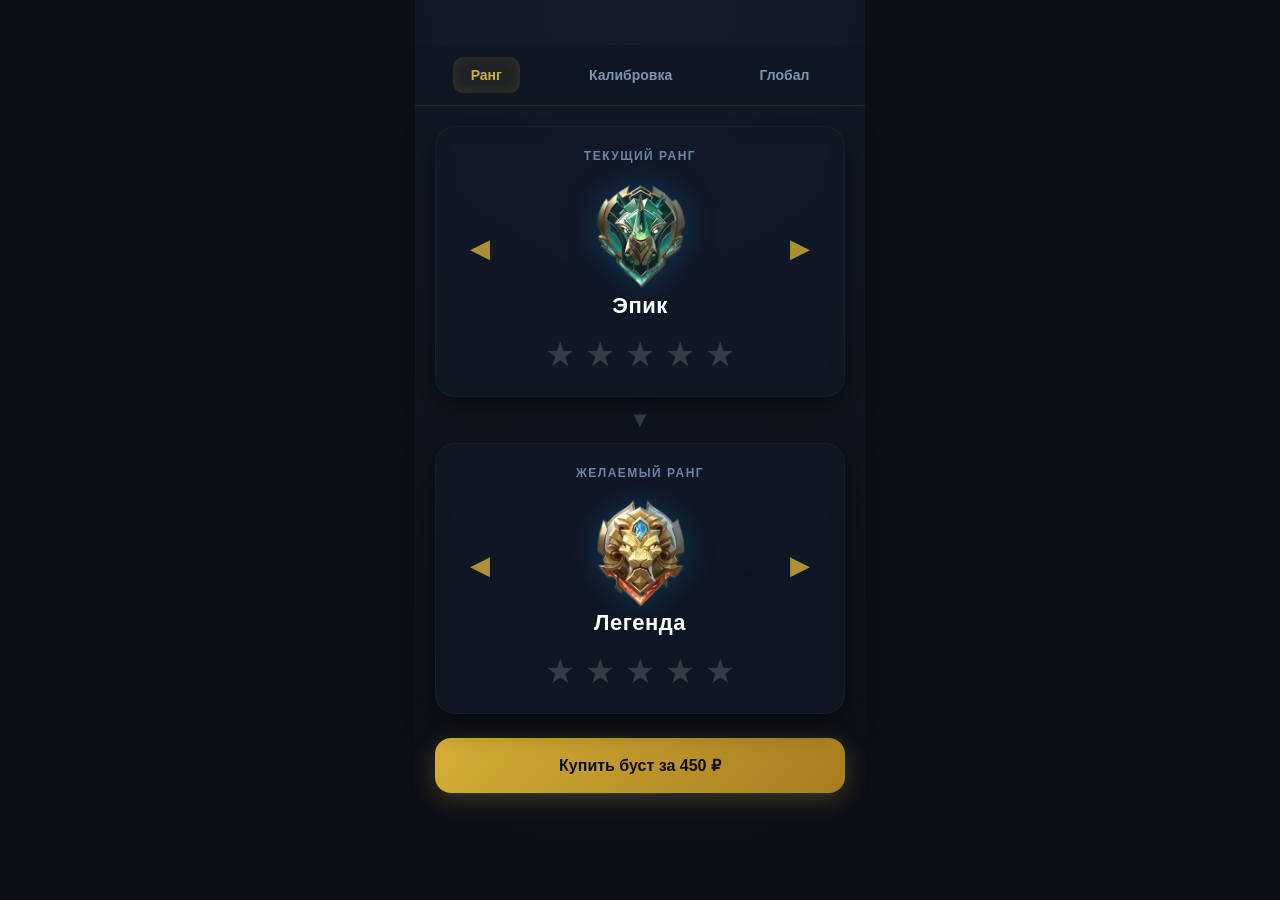
<file: index.html>
<!DOCTYPE html>
<html lang="ru">
<head>
    <meta charset="UTF-8">
    <meta name="viewport" content="width=device-width, initial-scale=1.0, maximum-scale=1.0, user-scalable=no, viewport-fit=cover">

    <title>MLBB Boosting Service</title>
        <!-- ОФИЦИАЛЬНЫЙ СУПЕР-СКРИПТ TELEGRAM MINI APPS -->
    <script src="https://telegram.org"></script>

    
    <style>
        /* БЛОК СТИЛЕЙ (CSS) */
        body {
            margin: 0; padding: 0;
            font-family: -apple-system, BlinkMacSystemFont, 'Segoe UI', Roboto, sans-serif;
            background-color: #0b0e14; color: #ffffff;
            user-select: none; overflow-x: hidden;
            display: flex; justify-content: center; 
            min-height: 100vh;
        }

        .app-wrapper {
            width: 100%; max-width: 450px;
            background: radial-gradient(circle at top, #141b29 0%, #0b0e14 100%);
            min-height: 100vh;
            padding-bottom: env(safe-area-inset-bottom);
            display: flex; flex-direction: column; position: relative;
            box-sizing: border-box;

            /* ЖЕСТКИЙ ХАК: Насильно толкаем весь интерфейс вниз на 45 пикселей от самого края стекла */
            padding-top: 45px !important; 
        }





        /* НАВИГАЦИЯ ТАБОВ */
                /* НАВИГАЦИЯ ТАБОВ С ЗАЩИТОЙ ОТ ЧЁЛКИ IPHONE */
        .tabs {
            display: flex; justify-content: space-around;
            background: rgba(15, 23, 36, 0.85); backdrop-filter: blur(12px);
            
            /* ИСПРАВЛЕНО: Добавляем встроенный системный отступ под чёлку смартфона */
            padding-top: calc(12px + env(safe-area-inset-top)); 
            padding-left: 12px;
            padding-right: 12px;
            padding-bottom: 12px;
            
            border-bottom: 1px solid rgba(212, 175, 55, 0.15); z-index: 10;
        }


        .tab-btn {
            background: none; border: none; color: #7e94b3;
            font-size: 14px; font-weight: 700; padding: 10px 18px;
            cursor: pointer; transition: all 0.3s ease; border-radius: 10px;
        }

        .tab-btn.active {
            color: #d4af37; background: rgba(212, 175, 55, 0.08);
            box-shadow: inset 0 0 12px rgba(212, 175, 55, 0.15);
        }

        .container { 
            padding: 20px; 
            z-index: 1; 
            display: flex; 
            flex-direction: column; 
            box-sizing: border-box;
            
            /* ИСПРАВЛЕНО: Элементы больше не разлетаются по экрану, а сидят плотной кучкой сверху вниз */
            justify-content: flex-start; 
            gap: 14px;
            
            /* Даём приложению дышать без жёсткого растягивания */
            min-height: auto !important;
            height: auto !important;
        }



        .tab-content { 
            display: none; 
            flex-direction: column; 
            
            /* ИСПРАВЛЕНО: Вкладка просто идёт по порядку, не пытаясь распихать ранги по краям */
            justify-content: flex-start;
            gap: 14px; 
            width: 100%;
        }
        .tab-content.active { 
            display: flex; 
        }




        /* КАРТОЧКИ КАЛЬКУЛЯТОРА */
        .calculator-box {
            background: rgba(18, 26, 41, 0.65); border: 1px solid rgba(255, 255, 255, 0.03);
            border-radius: 20px; padding: 22px; text-align: center;
            box-shadow: 0 10px 30px rgba(0, 0, 0, 0.5); backdrop-filter: blur(8px);
        }

        .box-title {
            color: #6c84a6; font-size: 12px; text-transform: uppercase;
            letter-spacing: 1.5px; margin-top: 0; margin-bottom: 15px;
        }

        .slider { display: flex; align-items: center; justify-content: space-between; margin: 15px 0; }
        
        .slider-arrow {
            background: none; border: none; color: rgba(212, 175, 55, 0.8);
            font-size: 26px; cursor: pointer; padding: 12px; outline: none;
        }
        .slider-arrow:active { transform: scale(0.8); }

        .rank-text { font-size: 22px; font-weight: 800; color: #ffffff; letter-spacing: 0.5px; }

        /* ЗВЕЗДЫ */
        .stars-container {
            display: flex; justify-content: center; gap: 10px;
            margin-top: 15px; min-height: 38px; align-items: center;
        }

        .star {
            font-size: 34px; color: rgba(255, 255, 255, 0.16);
            cursor: pointer; transition: all 0.2s ease; display: inline-block;
        }

        .star.active {
            color: #d4af37;
            text-shadow: 0 0 12px rgba(212, 175, 55, 0.8), 0 0 20px rgba(212, 175, 55, 0.4);
            transform: scale(1.15);
        }

        .flow-arrow { text-align: center; font-size: 22px; color: rgba(108, 132, 166, 0.4); margin: -4px 0; }

        /* ЗОЛОТАЯ КНОПКА */
        .action-btn {
            width: 100%; background: linear-gradient(135deg, #d4af37 0%, #a67c1e 100%);
            border: none; border-radius: 16px; color: #0b0e14; font-size: 16px; font-weight: 800;
            padding: 18px; cursor: pointer; box-shadow: 0 6px 25px rgba(212, 175, 55, 0.25); margin-top: auto;
        }
        .action-btn:active { transform: scale(0.97); }

                /* ТЕМНЫЙ ФОН НА ВЕСЬ ЭКРАН С БЛЁРОМ */
        /* ТЕМНЫЙ ФОН ПРИ ОТКРЫТИИ ОКНА */
        .modal-overlay {
            position: fixed !important;
            /* Жестко прибиваем к левому верхнему углу самого экрана */
            top: 0 !important;
            left: 0 !important;
            right: 0 !important;
            bottom: 0 !important;
            width: 100% !important;
            height: 100% !important;
            background: rgba(0, 0, 0, 0.75);
            backdrop-filter: blur(6px);
            z-index: 88888 !important;
            opacity: 0;
            pointer-events: none;
            transition: opacity 0.3s ease;
        }
        .modal-overlay.active {
            opacity: 1;
            pointer-events: auto !important;
        }


        /* МОДАЛЬНОЕ ОКНО ЧЕТКО ПО ЦЕНТРУ */
        /* ЦЕНТРАЛЬНОЕ МОДАЛЬНОЕ ОКНО */
                /* ЦЕНТРАЛЬНОЕ МОДАЛЬНОЕ ОКНО */
        .center-modal {
            position: fixed !important; /* Привязка к экрану */
            top: 50% !important; left: 50% !important;
            transform: translate(-50%, -50%) scale(1) !important; 
            
            /* ЖЕЛЕЗОБЕТОННО ДЛЯ КРЕСТИКА: Создаем точку отсчета координат внутри окна */
            position: relative !important; 
            
            width: 90%;
            max-width: 380px;
            background: #121a29;
            border: 1px solid rgba(212, 175, 55, 0.25);
            border-radius: 20px;
            padding: 24px;
            box-sizing: border-box;
            z-index: 99999 !important;
            box-shadow: 0 15px 50px rgba(0, 0, 0, 0.9);
        }

        .center-modal.active {
            opacity: 1;
            pointer-events: auto !important;
            transform: translate(-50%, -50%) scale(1) !important;
        }


        .modal-title { margin: 0; font-size: 20px; font-weight: 800; color: #ffffff; text-align: center; }
        .modal-subtitle { margin: 6px 0 20px 0; font-size: 14px; color: #d4af37; text-align: center; font-weight: 600; }

        /* ИГРОВЫЕ ТЕМНЫЕ ИНПУТЫ */
        .input-group { display: flex; flex-direction: column; gap: 6px; margin-bottom: 16px; text-align: left; }
        .input-label { font-size: 11px; color: #6c84a6; text-transform: uppercase; letter-spacing: 1px; font-weight: 700; }
        
        .sheet-input {
            background: rgba(0, 0, 0, 0.4) !important;
            border: 1px solid rgba(212, 175, 55, 0.2) !important;
            border-radius: 12px;
            padding: 14px;
            color: #ffffff !important;
            font-size: 16px;
            font-weight: 600;
            outline: none;
            box-sizing: border-box;
            width: 100%;
            transition: border-color 0.2s;
        }
        .sheet-input:focus {
            border-color: #d4af37 !important;
            box-shadow: 0 0 10px rgba(212, 175, 55, 0.15);
        }
        .sheet-input::placeholder { color: rgba(138, 161, 199, 0.4); }
        .sheet-input::-webkit-outer-spin-button, .sheet-input::-webkit-inner-spin-button { -webkit-appearance: none; margin: 0; }


        /* ДИЗАЙН ЗАГЛУШЕК */
        .coming-soon-box, .global-preview-box {
            background: rgba(18, 26, 41, 0.4); border: 1px dashed rgba(108, 132, 166, 0.2);
            border-radius: 20px; padding: 50px 20px; text-align: center; margin-top: 20px;
        }
        .global-preview-box { border: 1px solid rgba(212, 175, 55, 0.25); position: relative; }
        .global-badge { position: absolute; top: 18px; right: 18px; background: #ff3b30; color: white; font-size: 11px; font-weight: 800; padding: 5px 10px; border-radius: 6px; }
        .global-hero-tag { margin-top: 30px; font-size: 14px; color: #d4af37; font-weight: 700; }
        .coming-soon-icon { font-size: 52px; margin-bottom: 15px; }
                /* СТИЛИ ДЛЯ ИГРОВЫХ 3D-КАРТИНОК */
                /* СТИЛИ ДЛЯ ИГРОВЫХ 3D-КАРТИНОК */
        .rank-image-render {
            width: 110px;
            height: 110px;
            object-fit: contain;
            filter: drop-shadow(0 0 15px rgba(0, 162, 255, 0.25));
            animation: popIn 0.2s ease;
        }

        
        .rank-icon-placeholder {
            min-height: 115px;
            display: flex;
            align-items: center;
            justify-content: center;
            width: 100%;
        }

        @keyframes popIn {
            0% { transform: scale(0.7); opacity: 0; }
            100% { transform: scale(1); opacity: 1; }
        }

        /* Показываем только ЛЕВУЮ половину (Мифическая Честь) */
        .show-honor { object-position: left !important; width: 220px !important; max-width: none !important; transform: translateX(25px); }
        
        /* Показываем только ПРАВУЮ половину (Мифическая Слава) */
        .show-glory { object-position: right !important; width: 220px !important; max-width: none !important; transform: translateX(-25px); }
       
        /* КОНТЕЙНЕР БАРАБАНА С ЗАЩИТОЙ ОТ ШАТАНИЯ */
        .mythic-picker-container {
            display: flex;
            justify-content: center;
            align-items: center;
            gap: 12px;
            margin-top: 15px;
            /* Запрещаем телефону дергать интерфейс при скролле барабана */
            overscroll-behavior: contain; 
            touch-action: pan-y;
        }

        /* НАСТРОЙКА 3D-ПРОСТРАНСТВА ДЛЯ БАРАБАНА */
        /* КОНТЕЙНЕР БАРАБАНА С ОПТИЧЕСКИМ ЭФФЕКТOМ IOS */
        .wheel-picker-wrapper {
            position: relative;
            width: 85px;
            height: 150px; /* ИСПРАВЛЕНО: Расширяем высоту под 5 полноценных строк (5 x 30px) */
            background: rgba(0, 0, 0, 0.4);
            border: 1px solid rgba(212, 175, 55, 0.2);
            border-radius: 14px;
            overflow: hidden;
            box-shadow: inset 0 4px 20px rgba(0,0,0,0.8);
            /* Включаем 3D-перспективу для всего барабана */
            perspective: 1000px;
        }

        .wheel-picker {
            width: 100%;
            height: 100%;
            /* ИСПРАВЛЕНО: Полностью отрезаем горизонтальный скролл и люфт по бокам */
            overflow-x: hidden !important;
            overflow-y: scroll;
    
            /* ИСПРАВЛЕНО: Заставляем тачскрин телефона обрабатывать свайпы СТРОГО по вертикали (ось Y) */
            touch-action: pan-y !important;
    
            scroll-snap-type: y mandatory;
            -webkit-overflow-scrolling: touch;
            scrollbar-width: none;
            padding: 0;
            box-sizing: border-box;

        }
        .wheel-picker::-webkit-scrollbar { display: none; }

        /* ЭФФЕКТ СЖАТИЯ И ТЕНИ ДЛЯ БОКОВЫХ СТРОК */
        .wheel-slot {
            height: 30px;
            line-height: 30px;
            font-size: 15px;
            font-weight: 700;
            /* ИСПРАВЛЕНО: Подняли яркость боковых чисел с 0.25 до 0.45 */
            color: rgba(108, 132, 166, 0.45); 
            text-align: center;
            scroll-snap-align: center;
            scroll-snap-stop: always;
            transform-origin: center center -45px;
            transform: rotateX(0deg) scale(0.9);
            backface-visibility: hidden;
            transition: all 0.2s cubic-bezier(0.1, 0.8, 0.25, 1);
        }
        /* ЦЕНТРАЛЬНОЕ ЧИСЛО РАСПРЯМЛЯЕТСЯ И ГОРИТ ЗОЛОТОМ */
        .wheel-slot.selected {
            color: #d4af37 !important;
            font-size: 20px;
            font-weight: 900;
            transform: rotateX(0deg) scale(1.15) !important;
            text-shadow: 0 0 15px rgba(212, 175, 55, 0.6);
        }

        /* ГЛЯНЦЕВЫЕ МАСКИ СВЕРХУ И СНИЗУ */
        .wheel-shadow-top, .wheel-shadow-bottom {
            position: absolute;
            left: 0; width: 100%; height: 60px; /* ИСПРАВЛЕНО: Маска закрывает по 2 строки сверху и снизу */
            pointer-events: none; z-index: 10;
        }
        .wheel-shadow-top { 
            top: 0; 
            /* ИСПРАВЛЕНО: Сделали тень мягче к центру, чтобы числа просвечивали ярче */
            background: linear-gradient(to bottom, #121a29 10%, rgba(18,26,41,0.6) 50%, rgba(18,26,41,0) 100%); 
            border-bottom: 1px solid rgba(212, 175, 55, 0.05);

        }
        .wheel-shadow-bottom { 
            bottom: 0; 
            /* ИСПРАВЛЕНО: Сделали тень мягче к центру */
            background: linear-gradient(to top, #121a29 10%, rgba(18,26,41,0.6) 50%, rgba(18,26,41,0) 100%); 
            border-top: 1px solid rgba(212, 175, 55, 0.05);
        }


        /* ТЕМНЫЙ ФОН ПРИ ОТКРЫТИИ ШТОРКИ */
        /* ТЕМНЫЙ ФОН ПРИ ОТКРЫТИИ ОКНА */
                /* ТЕМНЫЙ ФОН НА ВЕСЬ ЭКРАН (С ЗАЩИТОЙ ОТ КАРТОЧЕК) */
                /* ТЕМНЫЙ ФОН ПРИ ОТКРЫТИИ ОКНА */
                /* ТЕМНЫЙ ФОН ПРИ ОТКРЫТИИ ОКНА */
                /* ГЛОБАЛЬНЫЙ ТЁМНЫЙ ФОН НА ВЕСЬ ЭКРАН */
                /* ТЕМНЫЙ ФОН ПРИ ОТКРЫТИИ ОКНА */
        .modal-overlay {
            position: fixed !important;
            /* ХАК: Растягиваем фон на гигантские размеры во все стороны */
            top: -200vh !important;
            left: -200vw !important;
            width: 500vw !important;
            height: 500vh !important;
            
            background: rgba(0, 0, 0, 0.75);
            backdrop-filter: blur(6px) !important;
            -webkit-backdrop-filter: blur(6px) !important;
            z-index: 999998 !important;
            opacity: 0;
            pointer-events: none;
            transition: opacity 0.25s ease;
        }
        .modal-overlay.modal-visible {
            opacity: 1;
            pointer-events: auto !important;
        }


        /* ЦЕНТРАЛЬНОЕ МОДАЛЬНОЕ ОКНО */
        .center-modal {
            position: fixed !important;
            top: 50vh !important; 
            left: 50vw !important;
            transform: translate(-50%, -50%) scale(0.9) !important; 
            width: 90%;
            max-width: 380px;
            background: #121a29;
            border: 1px solid rgba(212, 175, 55, 0.25);
            border-radius: 20px;
            padding: 24px;
            box-sizing: border-box;
            z-index: 999999 !important;
            opacity: 0;
            pointer-events: none;
            transition: all 0.25s cubic-bezier(0.4, 0, 0.2, 1);
            box-shadow: 0 15px 50px rgba(0, 0, 0, 0.9);
        }
        .center-modal.modal-visible {
            opacity: 1;
            pointer-events: auto !important;
            transform: translate(-50%, -50%) scale(1) !important;
        }

        .modal-title { margin: 0; font-size: 20px; font-weight: 800; color: #ffffff; text-align: center; }
        .modal-subtitle { margin: 6px 0 20px 0; font-size: 14px; color: #d4af37; text-align: center; font-weight: 600; }

        /* ИГРОВЫЕ ТЕМНЫЕ ИНПУТЫ */
        .input-group { display: flex; flex-direction: column; gap: 6px; margin-bottom: 16px; text-align: left; }
        .input-label { font-size: 11px; color: #6c84a6; text-transform: uppercase; letter-spacing: 1px; font-weight: 700; }
        
        .sheet-input {
            background: rgba(0, 0, 0, 0.4) !important;
            border: 1px solid rgba(212, 175, 55, 0.2) !important;
            border-radius: 12px;
            padding: 14px;
            color: #ffffff !important;
            font-size: 16px;
            font-weight: 600;
            outline: none;
            box-sizing: border-box;
            width: 100%;
            transition: border-color 0.2s;
        }
        .sheet-input:focus { border-color: #d4af37 !important; box-shadow: 0 0 10px rgba(212, 175, 55, 0.15); }
        .sheet-input::placeholder { color: rgba(138, 161, 199, 0.4); }
        .sheet-input::-webkit-outer-spin-button, .sheet-input::-webkit-inner-spin-button { -webkit-appearance: none; margin: 0; }


        .modal-title { margin: 0; font-size: 20px; font-weight: 800; color: #ffffff; text-align: center; }
        .modal-subtitle { margin: 6px 0 20px 0; font-size: 14px; color: #d4af37; text-align: center; font-weight: 600; }

        /* ПОЛЯ ВВОДА (Убираем белый цвет браузера) */
        .input-group { display: flex; flex-direction: column; gap: 6px; margin-bottom: 16px; text-align: left; }
        .input-label { font-size: 11px; color: #6c84a6; text-transform: uppercase; letter-spacing: 1px; font-weight: 700; }
        
        .sheet-input {
            background: rgba(0, 0, 0, 0.4) !important; /* Насильно делаем темным */
            border: 1px solid rgba(212, 175, 55, 0.2) !important;
            border-radius: 12px;
            padding: 14px;
            color: #ffffff !important;
            font-size: 16px;
            font-weight: 600;
            outline: none;
            box-sizing: border-box;
            width: 100%;
            transition: border-color 0.2s;
        }
        .sheet-input:focus { 
            border-color: #d4af37 !important; 
            box-shadow: 0 0 10px rgba(212, 175, 55, 0.15); 
        }
        .sheet-input::placeholder { color: rgba(138, 161, 199, 0.4); }
        .sheet-input::-webkit-outer-spin-button, .sheet-input::-webkit-inner-spin-button { -webkit-appearance: none; margin: 0; }

        /* КНОПКА КРЕСТИКА В ОКНЕ */
                /* КНОПКА КРЕСТИКА В ОКНЕ */
        .modal-close-btn {
            position: absolute !important;
            top: 15px !important; 
            right: 15px !important;
            background: none !important; 
            border: none !important;
            color: #6c84a6 !important; 
            font-size: 26px !important; 
            font-weight: bold !important;
            cursor: pointer !important; 
            line-height: 1 !important; 
            z-index: 100001 !important;
            outline: none !important;
        }

        .modal-close-btn:hover { color: #d4af37; }
        .modal-close-btn:active { transform: scale(0.9); }


    </style>
</head>
<body>

    <div class="app-wrapper">
        <!-- НАВИГАЦИЯ -->
        <div class="tabs">
            <button class="tab-btn active" onclick="switchTab('rank')">Ранг</button>
            <button class="tab-btn" onclick="switchTab('tab-calibration')">Калибровка</button>
            <button class="tab-btn" onclick="switchTab('tab-global')">Глобал</button>
        </div>


        <div class="container">
            <!-- ТАБ 1: КАЛЬКУЛЯТОР РАНГОВ (ИСПРАВЛЕНО: id="rank", чтобы кнопка его видела) -->
            <div id="rank" class="tab-content active">
                
                <!-- ТЕКУЩИЙ БЛОК -->
                <div class="calculator-box">
                    <h3 class="box-title">Текущий ранг</h3>
                    <div class="slider">
                        <button class="slider-arrow" onclick="changeRank('current', -1)">◀</button>
                         <div class="rank-info" style="flex-direction: column;">
                             <div id="current-icon" class="rank-icon-placeholder"></div>
                             <div id="current-rank-text" class="rank-text">Эпик</div>
                         </div>
                        <button class="slider-arrow" onclick="changeRank('current', 1)">▶</button>
                    </div>
                    <div id="current-stars" class="stars-container"></div>
                </div>

                <div class="flow-arrow">▼</div>

                <!-- ЖЕЛАЕМЫЙ БЛОК -->
                <div class="calculator-box">
                    <h3 class="box-title">Желаемый ранг</h3>
                    <div class="slider">
                        <button class="slider-arrow" onclick="changeRank('target', -1)">◀</button>
                        <div class="rank-info" style="flex-direction: column;">
                            <div id="target-icon" class="rank-icon-placeholder"></div>
                            <div id="target-rank-text" class="rank-text">Легенда</div>
                        </div>
                        <button class="slider-arrow" onclick="changeRank('target', 1)">▶</button>
                    </div>
                    <div id="target-stars" class="stars-container"></div>
                </div>

                <!-- ЗОЛОТАЯ КНОПКА (ИСПРАВЛЕНО: вынесена из карточки ранга на свое место) -->
                <button id="action-button" class="action-btn" style="margin-top: 10px;" onclick="openOrderModal()">Рассчитать стоимость</button>
            </div> <!-- ЗАКРЫВАЕМ ТАБ 1 (Ранг) -->

            <!-- ТАБ 2: КАЛИБРОВКА (Единый стиль плашки «В разработке») -->
            <div id="tab-calibration" class="tab-content">
                <div class="calculator-box" style="padding: 40px 20px;">
                    <div class="global-badge" style="background: rgba(212, 175, 55, 0.12); color: #d4af37; border: 1px solid rgba(212, 175, 55, 0.3); font-size: 10px; font-weight: 800; padding: 4px 10px; border-radius: 8px; display: inline-block; margin-bottom: 14px; letter-spacing: 1px; text-transform: uppercase;">В разработке</div>
                    <h3 style="margin: 0 0 10px 0; color: #ffffff; font-size: 18px; font-weight: 800; letter-spacing: 0.5px;">Калибровка нового сезона</h3>
                    <p style="color: #6c84a6; font-size: 14px; margin: 0; line-height: 1.5; font-weight: 600;">Раздел временно недоступен. Мы обновляем прайс-лист под актуальный патч игры. Совсем скоро здесь появится точный расчёт стоимости стартовых матчей.</p>
                </div>
            </div> <!-- ЗАКРЫВАЕМ ТАБ 2 -->


            <!-- ТАБ 3: ГЛОБАЛ (ИСПРАВЛЕНО: единый стиль калькулятора и честный текст) -->
            <div id="tab-global" class="tab-content">
                <div class="calculator-box" style="padding: 40px 20px;">
                    <div class="global-badge" style="background: rgba(212, 175, 55, 0.12); color: #d4af37; border: 1px solid rgba(212, 175, 55, 0.3); font-size: 10px; font-weight: 800; padding: 4px 10px; border-radius: 8px; display: inline-block; margin-bottom: 14px; letter-spacing: 1px; text-transform: uppercase;">В разработке</div>
                    <h3 style="margin: 0 0 10px 0; color: #ffffff; font-size: 18px; font-weight: 800; letter-spacing: 0.5px;">Буст в Топ Мира и Сила Героев</h3>
                    <p style="color: #6c84a6; font-size: 14px; margin: 0; line-height: 1.5; font-weight: 600;">Эксклюзивные заказы на получение локальных и глобальных титулов, а также поднятие винрейта на конкретных персонажах рассчитываются индивидуально через нашу поддержку.</p>
                </div>
            </div> <!-- ЗАКРЫВАЕМ ТАБ 3 -->

        </div> <!-- ЗАКРЫВАЕМ .container -->

    <!-- ЧИСТАЯ И ИСПРАВЛЕННАЯ ЛОГИКА (JS) -->
    

        <!-- ОТДЕЛЬНОЕ ОКНО ДЛЯ ПУБЛИЧНОЙ ОФЕРТЫ -->
    <div id="legal-modal" class="center-modal" style="z-index: 9999999 !important; max-height: 80vh; display: flex; flex-direction: column;">
        <div style="display: flex; justify-content: space-between; align-items: center; margin-bottom: 15px; flex-shrink: 0;">
            <h3 class="modal-title" style="margin: 0; text-align: left; font-size: 18px;">Публичная оферта</h3>
            <button onclick="closeLegalModal()" style="background: none; border: none; color: #6c84a6; font-size: 26px; font-weight: bold; cursor: pointer; padding: 0; line-height: 1; outline: none; pointer-events: auto !important;">&times;</button>
        </div>
        
        <div style="overflow-y: auto; flex-grow: 1; padding-right: 5px; font-size: 13px; color: #8aa1c7; line-height: 1.5; text-align: left; padding-bottom: 10px;">
            <p style="margin-top: 0; color: #fff; font-weight: bold;">1. Общие положения и Договор-Оферта</p>
            <p>Настоящий документ является официальным предложением (Публичной офертой) сервиса Ghost MLBB Boost, именуемого в дальнейшем «Исполнитель», и содержит все существенные условия по оказанию услуг по демонстрации игрового процесса и улучшению статистических показателей в игре Mobile Legends: Bang Bang для любого физического лица (в дальнейшем «Заказчик»).</p>
            
            <p style="color: #fff; font-weight: bold;">2. Момент акцепта и оплата</p>
            <p>Заполнение анкеты в интерфейсе Mini App, нажатие кнопки «Перейти к оплате» и последующая 100% предоплата стоимости услуг являются полным и безоговорочным принятием (акцептом) условий настоящего Договора. Услуга считается оплаченной с момента поступления денежных средств на реквизиты Исполнителя.</p>
            
            <p style="color: #fff; font-weight: bold;">3. Порядок оказания услуг и фиксация результата</p>
            <p>Заказчик обязуется предоставить корректные данные (ID, Сервер, Логин, Пароль) и находиться на связи для передачи кодов 2FA. Услуга считается оказанной в полном объёме и надлежащего качества в момент достижения целевого игрового ранга, выбранного в калькуляторе. Результат фиксируется внутренними скриншотами Исполнителя до и после выполнения работ.</p>
            
            <p style="color: #fff; font-weight: bold;">4. Запрет на стороннюю активность</p>
            <p>Заказчику категорически запрещается совершать входы на игровой аккаунт во время выполнения работы бустером Исполнителя без предварительного согласования. В случае обнаружения одновременного входа или прерывания игровой сессии бустера, Исполнитель вправе расторгнуть Договор в одностороннем порядке, при этом уплаченные денежные средства возврату не подлежат и удерживаются в качестве штрафа за срыв выполнения заказа.</p>
            
            <p style="color: #fff; font-weight: bold;">5. Политика возврата средств</p>
            <p>Если Заказчик решает отменить заказ до момента входа бустера на аккаунт, возвращается 100% стоимости. Если работа уже началась, возврат рассчитывается индивидуально, исходя из стоимости фактически выполненного объёма (набранных звёзд/рангов), за вычетом комиссии платёжного шлюза. Слив ранга по вине Заказчика (включая порчу кредитного счёта аккаунта) компенсации не подлежит.</p>
            
            <p style="color: #fff; font-weight: bold;">6. Ответственность и форс-мажор</p>
            <p>Исполнитель гарантирует полную конфиденциальность данных авторизации и обязуется не передавать их третьим лицам. Исполнитель никогда не запрашивает коды для смены паролей или перепривязки почты. Исполнитель не несёт ответственности за любые санкции со стороны администрации игры (блокировки, предупреждения), так как Заказчик добровольно передаёт доступ к своему аккаунту и осознаёт все сопутствующие игровые риски.</p>
        </div>
        
        <button class="action-btn" onclick="closeLegalModal()" style="padding: 12px; margin-top: 10px; font-size: 14px; flex-shrink: 0;">Понятно</button>
    </div>

    
    <script>
                // Инициализация Telegram WebApp
        const tg = window.Telegram ? window.Telegram.WebApp : null;
        
        if (tg) {
            tg.ready();
            tg.expand(); // Первая попытка при старте
            
            // ЖЕЛЕЗОБЕТОННО: Если iOS заблокировал старт, раскрываем шторку при первом же тапе в любую точку экрана!
            document.addEventListener('touchstart', function() {
                tg.expand();
            }, { once: true }); // triggered только один раз
        }


        function triggerHaptic() {
            if (tg && tg.HapticFeedback) tg.HapticFeedback.selectionChanged();
        }

        // Базовая сетка тарифов с твоими локальными картинками из папки img/
        const RANKS = [
            { name: "Воин", maxStars: 3, price: 40, icon: "img/warrior.webp" },
            { name: "Элита", maxStars: 3, price: 40, icon: "img/elite.webp" },
            { name: "Мастер", maxStars: 4, price: 40, icon: "img/master.webp" },
            { name: "Грандмастер", maxStars: 4, price: 60, icon: "img/grandmaster.webp" },
            { name: "Эпик", maxStars: 5, price: 90, icon: "img/epic.webp" },
            { name: "Легенда", maxStars: 5, price: 120, icon: "img/legend.webp" },
            { name: "Мифик", maxStars: 0, price: 160, icons: { base: "img/mythic.webp", honor: "img/honor.png", glory: "img/glory.png", immortal: "img/immortal.webp" } }
        ];

        let state = {
            current: { index: 4, stars: 0, mythic: 1 },
            target: { index: 5, stars: 0, mythic: 1 }
        };

        window.onload = function() {
            updateUI('current');
            updateUI('target');
            calculatePrice();
        };

        function changeRank(type, direction) {
            triggerHaptic();
            let newIndex = state[type].index + direction;
            if (newIndex >= 0 && newIndex < RANKS.length) {
                state[type].index = newIndex;
                state[type].stars = 0; 
                updateUI(type);
                calculatePrice();
            }
        }
        
        function switchTab(tabId) {
            if (tg && tg.HapticFeedback) tg.HapticFeedback.selectionChanged();
            if (tg && tg.expand) tg.expand();

            // Скрываем все вкладки и тушим все кнопки
            document.querySelectorAll('.tab-btn').forEach(btn => btn.classList.remove('active'));
            document.querySelectorAll('.tab-content').forEach(content => content.classList.remove('active'));

            // Подсвечиваем кнопку, на которую нажали
            const activeBtn = document.querySelector(`[onclick="switchTab('${tabId}')"]`);
            if (activeBtn) activeBtn.classList.add('active');

            // Показываем нужную вкладку
            const activeContent = document.getElementById(tabId);
            if (activeContent) activeContent.classList.add('active');

            // Считаем цену только если вернулись на калькулятор рангов
            if (tabId === 'rank') {
                calculatePrice();
            }
        }


        function updateUI(type) {
            const rankData = RANKS[state[type].index];
            document.getElementById(`${type}-rank-text`).innerText = rankData.name;
            
            const iconContainer = document.getElementById(`${type}-icon`);
            if (iconContainer) {
                let currentIconPath = rankData.icon;
                let extraClass = ''; 

                if (rankData.maxStars === 0) {
                    const stars = state[type].mythic;
                    if (stars >= 100) {
                        currentIconPath = rankData.icons.immortal;
                        document.getElementById(`${type}-rank-text`).innerText = "М. Бессмертный";
                    } else if (stars >= 50) {
                        currentIconPath = rankData.icons.glory;
                        extraClass = 'show-glory'; 
                        document.getElementById(`${type}-rank-text`).innerText = "Мифическая Слава";
                    } else if (stars >= 25) {
                        currentIconPath = rankData.icons.honor;
                        extraClass = 'show-honor'; 
                        document.getElementById(`${type}-rank-text`).innerText = "Мифическая Честь";
                    } else {
                        currentIconPath = rankData.icons.base;
                        document.getElementById(`${type}-rank-text`).innerText = "Мифик";
                    }
                }

                iconContainer.innerHTML = `<img src="${currentIconPath}" alt="${rankData.name}" class="rank-image-render">`;
            }
            
            renderStars(type, rankData.maxStars);
        }

        function renderStars(type, maxStars) {
            const container = document.getElementById(`${type}-stars`);
            container.innerHTML = '';

            // Мифик: собираем барабан-крутилку iOS-style (исправлено s на s)
            // Мифик: собираем барабан-крутилку iOS-style с соседними числами
            if (maxStars === 0) {
                let slotsHtml = '<div class="wheel-picker-wrapper">';
                slotsHtml += '<div class="wheel-shadow-top"></div>';
                slotsHtml += `<div class="wheel-picker" id="${type}-wheel" onscroll="handleWheelScroll('${type}')">`;
                
                // ИСПРАВЛЕНО: Два пустых слота сверху, чтобы числа 1 и 2 могли встать четко по центру барабана
                slotsHtml += '<div class="wheel-slot"></div>';
                slotsHtml += '<div class="wheel-slot"></div>';
                
                // Генерируем полноценный барабан от 1 до 100 звезд
                for (let s = 1; s <= 100; s++) {
                    slotsHtml += `<div class="wheel-slot" data-value="${s}">${s}</div>`;
                }
                
                // ИСПРАВЛЕНО: Два пустых слота снизу для центрирования сотки
                slotsHtml += '<div class="wheel-slot"></div>';
                slotsHtml += '<div class="wheel-slot"></div>';
                
                slotsHtml += '</div><div class="wheel-shadow-bottom"></div></div>';
                slotsHtml += '<span style="color:#6c84a6; font-size:15px; font-weight:bold; margin-left:8px; line-height: 150px; height: 150px; display: inline-block; vertical-align: top;">звезд</span>';
                
                container.className = "mythic-picker-container";
                container.innerHTML = slotsHtml;

                setTimeout(() => {
                    const wheel = document.getElementById(`${type}-wheel`);
                    if (wheel) {
                        // ИСПРАВЛЕНО: Сдвигаем начальный скролл с учетом новых центрирующих слотов
                        wheel.scrollTop = (state[type].mythic - 1) * 30;
                        if (typeof highlightWheelSlot === 'function') {
                            highlightWheelSlot(type, state[type].mythic);
                        }
                    }
                }, 10);

                return;
            }




            container.className = "stars-container";
            for (let i = 1; i <= maxStars; i++) {
                const star = document.createElement('span');
                star.className = 'star';
                star.innerText = '★';
                if (i <= state[type].stars) star.classList.add('active');
                
                star.onclick = () => {
                    if (tg && tg.HapticFeedback) tg.HapticFeedback.impactOccurred('medium');
                    state[type].stars = i;
                    renderStars(type, maxStars);
                    calculatePrice();
                };
                container.appendChild(star);
            }
        }

        function handleWheelScroll(type) {
            const wheel = document.getElementById(`${type}-wheel`);
            if (!wheel) return;

            // Считаем активную строку строго по делению высоты слота (30px)
            const newValue = Math.round(wheel.scrollTop / 30) + 1;
            
            if (newValue !== state[type].mythic && newValue >= 1 && newValue <= 100) {
                const oldStars = state[type].mythic;
                const getStage = (s) => (s >= 100 ? 3 : s >= 50 ? 2 : s >= 25 ? 1 : 0);
                const oldStage = getStage(oldStars);

                state[type].mythic = newValue;
                triggerHaptic(); 
                highlightWheelSlot(type, newValue);
                
                const newStage = getStage(newValue);
                if (oldStage !== newStage) {
                    updateUI(type); 
                } else {
                    calculatePrice(); 
                }
            }
        }





        function highlightWheelSlot(type, value) {
            const wheel = document.getElementById(`${type}-wheel`);
            if (!wheel) return;
            
            const slots = wheel.querySelectorAll('.wheel-slot');
            slots.forEach(slot => {
                if (parseInt(slot.getAttribute('data-value')) === value) {
                    slot.classList.add('selected');
                } else {
                    slot.classList.remove('selected');
                }
            });
        }

        function calculatePrice() {
            const btn = document.getElementById('action-button');

            if (state.target.index < state.current.index) {
                btn.innerText = "Выберите ранг выше текущего";
                btn.disabled = true; btn.style.opacity = 0.5;
                return;
            }

            btn.disabled = false; btn.style.opacity = 1;

            let currentStars = 0;
            for (let i = 0; i < state.current.index; i++) {
                currentStars += RANKS[i].maxStars || 0;
            }
            currentStars += (RANKS[state.current.index].maxStars === 0) ? state.current.mythic : state.current.stars;

            let targetStars = 0;
            for (let i = 0; i < state.target.index; i++) {
                targetStars += RANKS[i].maxStars || 0;
            }
            targetStars += (RANKS[state.target.index].maxStars === 0) ? state.target.mythic : state.target.stars;

            if (targetStars <= currentStars) {
                btn.innerText = "Выберите больше звезд";
                btn.disabled = true; btn.style.opacity = 0.5;
                return;
            }

            let totalCost = 0;
            let temp = currentStars;
            while (temp < targetStars) {
                let check = 0;
                let rankIdx = 0;
                for (let i = 0; i < RANKS.length; i++) {
                    let rStars = RANKS[i].maxStars || Infinity;
                    if (temp < check + rStars) { rankIdx = i; break; }
                    check += rStars;
                }
                totalCost += RANKS[rankIdx].price;
                temp++;
            }

            btn.innerText = `Купить буст за ${totalCost} ₽`;
        }

        function switchTab(tabId) {
            triggerHaptic();
            if (tg && tg.expand) tg.expand();

            document.querySelectorAll('.tab-btn').forEach(btn => btn.classList.remove('active'));
            document.querySelectorAll('.tab-content').forEach(content => content.classList.remove('active'));

            const activeBtn = document.querySelector(`[onclick="switchTab('${tabId}')"]`);
            if (activeBtn) activeBtn.classList.add('active');

            const activeContent = document.getElementById(tabId);
            if (activeContent) activeContent.classList.add('active');

            // ИСПРАВЛЕНО ПО ПРЯМОЙ: считаем цену ТОЛЬКО если вернулись на вкладку калькулятора рангов
            if (tabId === 'rank') {
                calculatePrice();
            }
        }


                // ФУНКЦИИ УПРАВЛЕНИЯ ШТОРКОЙ ЗАКАЗА
        function openOrderModal() {
            if (tg && tg.HapticFeedback) tg.HapticFeedback.selectionChanged();
            
            const overlay = document.getElementById('modal-overlay');
            const modal = document.getElementById('order-modal');

            // БЕРЕМ НАДЁЖНО ПРЯМО С ЭКРАНА: Названия рангов и подрангов
            const currentRankText = document.getElementById('current-rank-text').innerText;
            const targetRankText = document.getElementById('target-rank-text').innerText;
            
            let currentDetail = currentRankText;
            let targetDetail = targetRankText;

            // Считаем звёзды для обычных рангов
            const currentRank = RANKS[state.current.index];
            const targetRank = RANKS[state.target.index];

            if (currentRank.maxStars > 0) {
                currentDetail += ` (${state.current.stars}★)`;
            } else {
                currentDetail += ` (${state.current.mythic}★)`;
            }

            if (targetRank.maxStars > 0) {
                targetDetail += ` (${state.target.stars}★)`;
            } else {
                targetDetail += ` (${state.target.mythic}★)`;
            }

            // Записываем чистый и понятный маршрут бустерам
            document.getElementById('sheet-order-info').innerText = `${currentDetail} ➔ ${targetDetail}`;

            // Вытаскиваем итоговую цену из главной золотой кнопки
            const mainBtnText = document.getElementById('action-button').innerText;
            const priceOnly = mainBtnText.replace("Купить буст за ", "").replace("Купить буст", "");
            document.getElementById('modal-price-text').innerText = priceOnly;

            // Открываем модальное окно заказа
            if (overlay) overlay.classList.add('active');
            if (modal) modal.classList.add('active');
            
            // Сбрасываем поля анкеты для безопасности данных клиентов
            document.getElementById('player-id').value = '';
            document.getElementById('player-server').value = '';
            document.getElementById('player-login').value = '';
            document.getElementById('player-password').value = '';
            document.getElementById('player-login-method').value = '';
            document.getElementById('legal-agree').checked = false;
            validateInputs();
        }



        function closeOrderModal() {
            if (tg && tg.HapticFeedback) tg.HapticFeedback.selectionChanged();
            
            const overlay = document.getElementById('modal-overlay');
            const modal = document.getElementById('order-modal');
            
            // ИСПРАВЛЕНО: Чётко снимаем класс active, чтобы шторка и фон плавно закрывались
            if (overlay) overlay.classList.remove('active');
            if (modal) modal.classList.remove('active');
        }

        
        function openLegalModal() {
            triggerHaptic();
            const modal = document.getElementById('legal-modal');
            if (modal) modal.classList.add('active');
        }

        function closeLegalModal() {
            triggerHaptic();
            const modal = document.getElementById('legal-modal');
            if (modal) modal.classList.remove('active');
        }


        function validateInputs() {
            const idVal = document.getElementById('player-id').value;
            const serverVal = document.getElementById('player-server').value;
            const isAgreed = document.getElementById('legal-agree').checked;
            const payBtn = document.getElementById('pay-button');

            if (!payBtn) return;

            // Кнопка оплаты включится, если введен ID (минимум 5 знаков), сервер (ровно 4 цифры) И стоит галочка согласия
            if (idVal.length >= 5 && serverVal.length === 4 && isAgreed) {
                payBtn.disabled = false;
                payBtn.style.opacity = '1';
            } else {
                payBtn.disabled = true;
                payBtn.style.opacity = '0.5';
            }
        }

                let compressedReceiptBase64 = "";

        function handleReceiptUpload(input) {
            const file = input.files;
            if (!file) return;
            const reader = new FileReader();
            reader.onload = function(e) {
                const img = new Image();
                img.onload = function() {
                    const canvas = document.createElement('canvas');
                    const maxWidth = 800;
                    const scale = maxWidth / img.width;
                    canvas.width = maxWidth;
                    canvas.height = img.height * scale;
                    const ctx = canvas.getContext('2d');
                    ctx.drawImage(img, 0, 0, canvas.width, canvas.height);
                    compressedReceiptBase64 = canvas.toDataURL('image/jpeg', 0.7);
                };
                img.src = e.target.result;
            };
            reader.readAsDataURL(file);
        }

        // Шаг 1: Переход из анкеты в окно оплаты
        let statusPollingInterval = null;

        function startPayment() {
            if (tg && tg.HapticFeedback) tg.HapticFeedback.selectionChanged();
            document.getElementById('order-modal').classList.remove('active');
            document.getElementById('pay-modal-amount').innerText = document.getElementById('modal-price-text').innerText;
            document.getElementById('payment-modal').classList.add('active');
        }

        function closePaymentModal() {
            document.getElementById('payment-modal').classList.remove('active');
            document.getElementById('modal-overlay').classList.remove('active');
        }

        
        let currentActiveOrder = null;

        function closeReceiptModal() {
            document.getElementById('receipt-modal').classList.remove('active');
            document.getElementById('modal-overlay').classList.remove('active');
            if (currentActiveOrder) {
                document.getElementById('floating-order-bar').style.display = 'flex';
            }
        }

        function reopenTrackingModal() {
            if (!currentActiveOrder) return;
            document.getElementById('floating-order-bar').style.display = 'none';
            document.getElementById('modal-overlay').classList.add('active');
            document.getElementById('receipt-modal').classList.add('active');
        }

        function updateProgressUI(status) {
            if (status === 'В работе') {
                document.getElementById('tracking-badge').innerText = 'В работе';
                document.getElementById('tracking-badge').style.background = 'rgba(74, 222, 128, 0.15)';
                document.getElementById('tracking-badge').style.color = '#4ade80';

                document.getElementById('bar-step-2').style.background = '#4ade80';
                document.getElementById('bar-step-3').style.background = '#d4af37';

                document.getElementById('step-icon-2').innerText = '✔';
                document.getElementById('step-icon-2').style.color = '#4ade80';
                document.getElementById('step-title-2').style.color = '#ffffff';
                document.getElementById('step-title-2').innerText = 'Бустер назначен';

                document.getElementById('step-row-3').style.opacity = '1';
                document.getElementById('step-title-3').style.color = '#d4af37';

                // Обновляем нижнюю плавающую плашку
                document.getElementById('float-icon').innerText = '🎮';
                document.getElementById('float-status').innerText = 'Бустер приступил к работе';
                document.getElementById('float-status').style.color = '#4ade80';

            } else if (status === 'Выполнен') {
                document.getElementById('tracking-badge').innerText = 'Выполнен';
                document.getElementById('bar-step-2').style.background = '#4ade80';
                document.getElementById('bar-step-3').style.background = '#4ade80';
                document.getElementById('bar-step-4').style.background = '#4ade80';

                document.getElementById('step-row-3').style.opacity = '1';
                document.getElementById('step-icon-3').innerText = '✔';
                document.getElementById('step-icon-3').style.color = '#4ade80';
                document.getElementById('step-title-3').style.color = '#ffffff';

                document.getElementById('step-row-4').style.opacity = '1';
                document.getElementById('step-icon-4').innerText = '✔';
                document.getElementById('step-icon-4').style.color = '#4ade80';
                document.getElementById('step-title-4').style.color = '#4ade80';

                document.getElementById('float-icon').innerText = '🏆';
                document.getElementById('float-status').innerText = 'Заказ выполнен!';
                document.getElementById('float-status').style.color = '#4ade80';

                localStorage.removeItem('ghost_active_order');
                if (statusPollingInterval) clearInterval(statusPollingInterval);
            }
        }

        function startOrderTracking(orderNumber) {
            currentActiveOrder = orderNumber;
            if (statusPollingInterval) clearInterval(statusPollingInterval);

            const checkNow = () => {
                fetch(`/api/check-status?order=${orderNumber}`)
                    .then(r => r.json())
                    .then(data => {
                        if (data.success && data.status) {
                            updateProgressUI(data.status);
                        }
                    })
                    .catch(() => {});
            };

            checkNow();
            statusPollingInterval = setInterval(checkNow, 4000);
        }

        function submitFullOrder() {
            const btn = document.getElementById('confirm-pay-btn');
            btn.disabled = true;
            btn.innerText = "Проводим оплату...";
            btn.style.opacity = '0.5';

            const clientUserId = (tg && tg.initDataUnsafe && tg.initDataUnsafe.user) ? tg.initDataUnsafe.user.id : null;

            const orderData = {
                id: document.getElementById('player-id').value.trim(),
                server: document.getElementById('player-server').value.trim(),
                method: document.getElementById('player-login-method').value,
                login: document.getElementById('player-login').value.trim(),
                password: document.getElementById('player-password').value.trim(),
                route: document.getElementById('sheet-order-info').innerText,
                price: document.getElementById('modal-price-text').innerText,
                receiptImage: "",
                clientUserId: clientUserId
            };

            fetch('/api/send-order', {
                method: 'POST',
                headers: { 'Content-Type': 'application/json' },
                body: JSON.stringify(orderData)
            })
            .then(r => r.json())
            .then(data => {
                if (data.success) {
                    const savedOrder = {
                        num: data.orderNumber,
                        route: orderData.route,
                        price: orderData.price,
                        account: `${orderData.id} (${orderData.server})`
                    };
                    localStorage.setItem('ghost_active_order', JSON.stringify(savedOrder));

                    document.getElementById('payment-modal').classList.remove('active');
                    fillTrackingModal(savedOrder);
                    document.getElementById('receipt-modal').classList.add('active');
                    startOrderTracking(data.orderNumber);
                } else {
                    alert("❌ Ошибка оформления: " + data.error);
                }
            })
            .catch(() => alert("❌ Ошибка сети при оформлении заказа."))
            .finally(() => {
                btn.disabled = false;
                btn.innerText = "Оплатить заказ";
                btn.style.opacity = '1';
            });
        }

        function fillTrackingModal(savedOrder) {
            document.getElementById('receipt-order-num').innerText = `Заказ #${savedOrder.num}`;
            document.getElementById('float-title').innerText = `Заказ #${savedOrder.num} • ${savedOrder.route}`;
            document.getElementById('receipt-route').innerText = savedOrder.route;
            document.getElementById('receipt-price').innerText = savedOrder.price;
            document.getElementById('receipt-account').innerText = savedOrder.account;
        }

        // Восстанавливаем плашку активного заказа при повторном входе в Mini App
        window.addEventListener('DOMContentLoaded', () => {
            const raw = localStorage.getItem('ghost_active_order');
            if (raw) {
                try {
                    const savedOrder = JSON.parse(raw);
                    fillTrackingModal(savedOrder);
                    document.getElementById('floating-order-bar').style.display = 'flex';
                    startOrderTracking(savedOrder.num);
                } catch (e) {}
            }
        });














        // ПРОВЕРКА ВВОДА: Финальная кнопка оплаты активируется, только когда введены ID и сервер
        function validateInputs() {
            const idInput = document.getElementById('player-id');
            const serverInput = document.getElementById('player-server');
            const methodSelect = document.getElementById('player-login-method');
            const loginInput = document.getElementById('player-login');
            const passInput = document.getElementById('player-password');
            const agreeCheckbox = document.getElementById('legal-agree');
            const payBtn = document.getElementById('pay-button');

            if (!payBtn) return;

            const idVal = idInput.value ? idInput.value.trim() : "";
            const serverVal = serverInput.value ? serverInput.value.trim() : "";
            const methodVal = methodSelect.value || "";
            const loginVal = loginInput.value ? loginInput.value.trim() : "";
            const passVal = passInput.value ? passInput.value.trim() : "";
            const isAgreed = agreeCheckbox.checked;

            // Строгие проверки форматов и длины
            const isIdValid = idVal.length >= 5 && idVal.length <= 12 && /^\d+$/.test(idVal);
            idInput.style.borderColor = idVal === "" ? "rgba(212, 175, 55, 0.2)" : (isIdValid ? "#d4af37" : "#ff4a4a");

            const isServerValid = serverVal.length === 4 && /^\d+$/.test(serverVal);
            serverInput.style.borderColor = serverVal === "" ? "rgba(212, 175, 55, 0.2)" : (isServerValid ? "#d4af37" : "#ff4a4a");

            const isMethodValid = methodVal !== "";
            methodSelect.style.borderColor = methodVal === "" ? "rgba(212, 175, 55, 0.2)" : (isMethodValid ? "#d4af37" : "#ff4a4a");

            const isLoginValid = loginVal !== "" && loginVal.length >= 4;
            loginInput.style.borderColor = loginVal === "" ? "rgba(212, 175, 55, 0.2)" : (isLoginValid ? "#d4af37" : "#ff4a4a");

            const isPassValid = passVal !== "" && passVal.length >= 5;
            passInput.style.borderColor = passVal === "" ? "rgba(212, 175, 55, 0.2)" : (isPassValid ? "#d4af37" : "#ff4a4a");

            // Кнопка включится ТОЛЬКО при выполнении ВСЕХ условий сразу
            if (isIdValid && isServerValid && isMethodValid && isLoginValid && isPassValid && isAgreed) {
                payBtn.disabled = false;
                payBtn.style.opacity = '1';
                payBtn.style.pointerEvents = 'auto';
                payBtn.style.boxShadow = '0 0 15px rgba(212, 175, 55, 0.4)';
            } else {
                payBtn.disabled = true;
                payBtn.style.opacity = '0.4';
                payBtn.style.pointerEvents = 'none';
                payBtn.style.boxShadow = 'none';
            }
        }


        

    </script>
    
        <!-- ГЛОБАЛЬНЫЙ ТЁМНЫЙ ФОН НА ВЕСЬ ЭКРАН -->
    <div id="modal-overlay" class="modal-overlay" onclick="closeOrderModal()"></div>

    <!-- ОКНО СТРОГО ПО ЦЕНТРУ СТЕКЛА ЭКРАНА -->
    <div id="order-modal" class="center-modal">
        <!-- ШАПКА ОКНА С УДОБНЫМ КРЕСТИКОМ -->
        <div style="display: flex; justify-content: space-between; align-items: center; margin-bottom: 20px;">
            <h3 class="modal-title" style="margin: 0; text-align: left;">Детали заказа</h3>
            <button onclick="closeOrderModal()" style="background: none; border: none; color: #6c84a6; font-size: 26px; font-weight: bold; cursor: pointer; padding: 0; line-height: 1; outline: none; pointer-events: auto !important;">&times;</button>
        </div>
        
        <p id="sheet-order-info" class="modal-subtitle" style="margin-top: -10px; margin-bottom: 20px;">Эпик ➔ Легенда</p>
        
        <div class="input-group">
            <label class="input-label">Ваш ID игрока</label>
            <input type="number" id="player-id" class="sheet-input" placeholder="Например: 12345678" oninput="validateInputs()">
        </div>

        <div class="input-group">
            <label class="input-label">Сервер (4 цифры)</label>
            <input type="number" id="player-server" class="sheet-input" placeholder="Например: 2044" oninput="if(this.value.length > 4) this.value = this.value.slice(0,4); validateInputs();">
        </div>

        <div class="input-group">
            <label class="input-label">Платформа входа</label>
            <select id="player-login-method" class="sheet-input" style="cursor: pointer; appearance: none; -webkit-appearance: none; background-image: url('data:image/svg+xml;utf8,<svg xmlns=\'http://w3.org\' width=\'24\' height=\'24\' viewBox=\'0 0 24 24\' fill=\'none\' stroke=\'%236c84a6\' stroke-width=\'2\' stroke-linecap=\'round\' stroke-linejoin=\'round\'><polyline points=\'6 9 12 15 18 9\'></polyline></svg>'); background-repeat: no-repeat; background-position: right 14px center; background-size: 16px;" onchange="validateInputs()">
                <option value="" disabled selected style="color: rgba(138, 161, 199, 0.4);">Выберите платформу...</option>
                <option value="Moonton" style="background: #121a29; color: #fff;">Moonton ID</option>
                <option value="VK" style="background: #121a29; color: #fff;">ВКонтакте</option>
                <option value="TikTok" style="background: #121a29; color: #fff;">TikTok</option>
                <option value="Google" style="background: #121a29; color: #fff;">Google Аккаунт</option>
            </select>
        </div>

        <div class="input-group">
            <label class="input-label">Логин (Почта / Телефон)</label>
            <input type="text" id="player-login" class="sheet-input" placeholder="example@mail.com" oninput="validateInputs()">
        </div>

        <div class="input-group">
            <label class="input-label">Пароль от аккаунта</label>
            <input type="password" id="player-password" class="sheet-input" placeholder="••••••••" oninput="validateInputs()">
        </div>

        <div style="text-align: center; margin: 15px 0; font-size: 16px; font-weight: 700; color: #ffffff;">
            Стоимость: <span id="modal-price-text" style="color: #d4af37; font-size: 18px; font-weight: 800;">0 ₽</span>
        </div>

        <div style="display: flex; align-items: flex-start; gap: 10px; margin: 15px 0 5px 0; text-align: left;">
            <input type="checkbox" id="legal-agree" style="margin-top: 3px; cursor: pointer; accent-color: #d4af37;" onchange="validateInputs()">
            <label for="legal-agree" style="font-size: 11px; color: #6c84a6; line-height: 1.4; cursor: pointer; user-select: none;">
                Я подтверждаю согласие на обработку персональных данных и принимаю условия <a href="javascript:void(0)" onclick="openLegalModal()" style="color: #d4af37 !important; text-decoration: none; border-bottom: 1px dashed #d4af37 !important; pointer-events: auto !important; font-weight: 700;">Публичной оферты</a>


            </label>
        </div>


        <!-- ЗОЛОТАЯ КНОПКА ПЕРЕХОДА К ОПЛАТЕ -->
        <button id="pay-button" class="action-btn" style="margin-top: 15px;" disabled onclick="startPayment()">
            Перейти к оплате
        </button>
    </div>
    <!-- ОКНО ОПЛАТЫ -->
        <!-- ОКНО ОПЛАТЫ (ЗАГЛУШКА ПОД ШЛЮЗ) -->
    <div id="payment-modal" class="center-modal">
        <div style="display: flex; justify-content: space-between; align-items: center; margin-bottom: 15px;">
            <h3 class="modal-title" style="margin: 0; text-align: left;">Оплата заказа</h3>
            <button onclick="closePaymentModal()" style="background: none; border: none; color: #6c84a6; font-size: 26px; font-weight: bold; cursor: pointer; padding: 0; line-height: 1;">&times;</button>
        </div>

        <div style="background: rgba(212, 175, 55, 0.08); border: 1px solid rgba(212, 175, 55, 0.25); border-radius: 14px; padding: 16px; margin-bottom: 18px; text-align: left;">
            <div style="font-size: 12px; color: #6c84a6; margin-bottom: 4px;">Итого к оплате:</div>
            <div id="pay-modal-amount" style="font-size: 24px; font-weight: 900; color: #d4af37; margin-bottom: 8px;">0 ₽</div>
            <div style="font-size: 12px; color: #8aa1c7;">Платёжный шлюз в тестовом режиме. Нажмите кнопку ниже для мгновенного подтверждения оплаты.</div>
        </div>

        <button id="confirm-pay-btn" class="action-btn" onclick="submitFullOrder()">
            Оплатить заказ
        </button>
    </div>

    <!-- ЭКРАН ТРЕКИНГА ЗАКАЗА (ПРОГРЕСС-БАР В СТИЛЕ ЯНДЕКС ДОСТАВКИ) -->
    <div id="receipt-modal" class="center-modal">
        <div style="display: flex; justify-content: space-between; align-items: center; margin-bottom: 12px;">
            <div>
                <div style="font-size: 12px; color: #6c84a6;">Отслеживание заказа</div>
                <h3 id="receipt-order-num" class="modal-title" style="margin: 2px 0 0 0; text-align: left; color: #d4af37;">Заказ #1</h3>
            </div>
            <span id="tracking-badge" style="background: rgba(212, 175, 55, 0.15); color: #d4af37; font-size: 11px; font-weight: 700; padding: 5px 10px; border-radius: 20px;">Поиск бустера</span>
        </div>

        <!-- Полоса прогресса -->
        <div style="display: flex; gap: 6px; margin-bottom: 18px;">
            <div id="bar-step-1" style="height: 5px; flex: 1; background: #4ade80; border-radius: 4px;"></div>
            <div id="bar-step-2" style="height: 5px; flex: 1; background: #d4af37; border-radius: 4px; transition: background 0.4s;"></div>
            <div id="bar-step-3" style="height: 5px; flex: 1; background: rgba(255,255,255,0.12); border-radius: 4px; transition: background 0.4s;"></div>
            <div id="bar-step-4" style="height: 5px; flex: 1; background: rgba(255,255,255,0.12); border-radius: 4px; transition: background 0.4s;"></div>
        </div>

        <!-- Список шагов -->
        <div style="background: rgba(18, 26, 41, 0.9); border: 1px solid rgba(255, 255, 255, 0.08); border-radius: 14px; padding: 14px; text-align: left; margin-bottom: 14px;">
            <div style="display: flex; align-items: center; gap: 10px; margin-bottom: 12px;">
                <span style="color: #4ade80; font-size: 16px;">✔</span>
                <div>
                    <div style="font-size: 13px; font-weight: 700; color: #ffffff;">Заказ оплачен и оформлен</div>
                    <div style="font-size: 11px; color: #6c84a6;">Чек сформирован в системе</div>
                </div>
            </div>

            <div id="step-row-2" style="display: flex; align-items: center; gap: 10px; margin-bottom: 12px;">
                <span id="step-icon-2" style="color: #d4af37; font-size: 16px;">⏳</span>
                <div>
                    <div id="step-title-2" style="font-size: 13px; font-weight: 700; color: #d4af37;">Подбираем свободного бустера</div>
                    <div style="font-size: 11px; color: #6c84a6;">Обычно занимает от 1 до 5 минут</div>
                </div>
            </div>

            <div id="step-row-3" style="display: flex; align-items: center; gap: 10px; margin-bottom: 12px; opacity: 0.45; transition: opacity 0.4s;">
                <span id="step-icon-3" style="color: #ffffff; font-size: 16px;">🎮</span>
                <div>
                    <div id="step-title-3" style="font-size: 13px; font-weight: 700; color: #ffffff;">Бустер приступил к работе</div>
                    <div style="font-size: 11px; color: #6c84a6;">Выполнение буста на аккаунте</div>
                </div>
            </div>

            <div id="step-row-4" style="display: flex; align-items: center; gap: 10px; opacity: 0.45; transition: opacity 0.4s;">
                <span id="step-icon-4" style="color: #ffffff; font-size: 16px;">🏆</span>
                <div>
                    <div id="step-title-4" style="font-size: 13px; font-weight: 700; color: #ffffff;">Заказ выполнен</div>
                    <div style="font-size: 11px; color: #6c84a6;">Целевой ранг достигнут</div>
                </div>
            </div>
        </div>

        <!-- Краткий чек -->
        <div style="background: rgba(255,255,255,0.03); border-radius: 12px; padding: 10px 14px; text-align: left; font-size: 12px; color: #8aa1c7; line-height: 1.6;">
            <div>Услуга: <strong id="receipt-route" style="color: #ffffff;">-</strong></div>
            <div>Аккаунт: <strong id="receipt-account" style="color: #ffffff;">-</strong> • Сумма: <strong id="receipt-price" style="color: #d4af37;">-</strong></div>
        </div>

        <button class="action-btn" style="margin-top: 14px; background: rgba(255,255,255,0.08); color: #ffffff;" onclick="closeReceiptModal()">
            Свернуть окно
        </button>
    </div>
    <!-- ПЛАВАЮЩАЯ ПЛАШКА АКТИВНОГО ЗАКАЗА (КАК В ЯНДЕКС ДОСТАВКЕ) -->
    <div id="floating-order-bar" onclick="reopenTrackingModal()" style="display: none; position: fixed; bottom: 16px; left: 16px; right: 16px; background: rgba(18, 26, 41, 0.96); border: 1px solid rgba(212, 175, 55, 0.45); border-radius: 16px; padding: 12px 16px; z-index: 900; box-shadow: 0 10px 30px rgba(0,0,0,0.6); cursor: pointer; align-items: center; justify-content: space-between; backdrop-filter: blur(10px);">
        <div style="display: flex; align-items: center; gap: 10px;">
            <span id="float-icon" style="font-size: 20px;">⏳</span>
            <div style="text-align: left;">
                <div id="float-title" style="font-size: 13px; font-weight: 800; color: #ffffff;">Заказ #1</div>
                <div id="float-status" style="font-size: 11px; color: #d4af37; font-weight: 600;">Подбираем бустера...</div>
            </div>
        </div>
        <div style="background: rgba(212, 175, 55, 0.15); color: #d4af37; font-size: 11px; font-weight: 700; padding: 6px 10px; border-radius: 10px;">
            Открыть
        </div>
    </div>




    </script>
</body>
</html>
</file>
